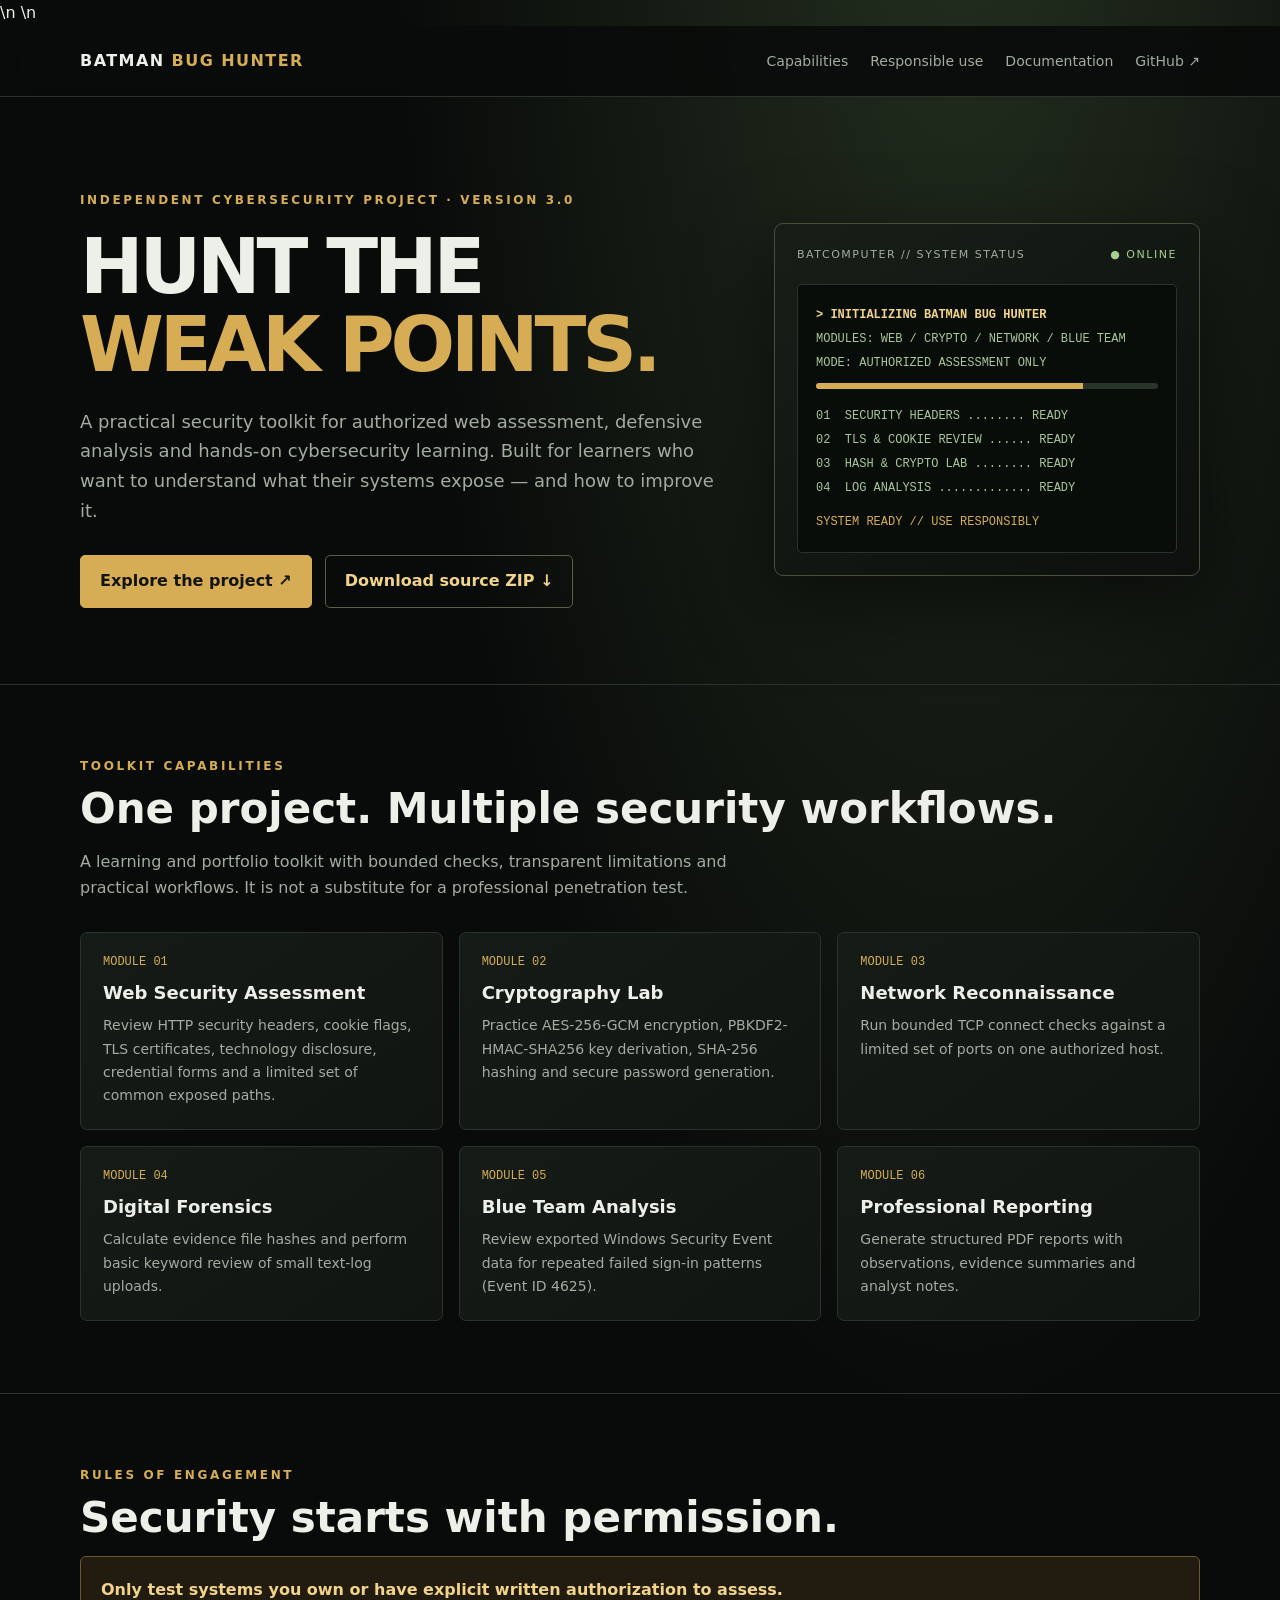
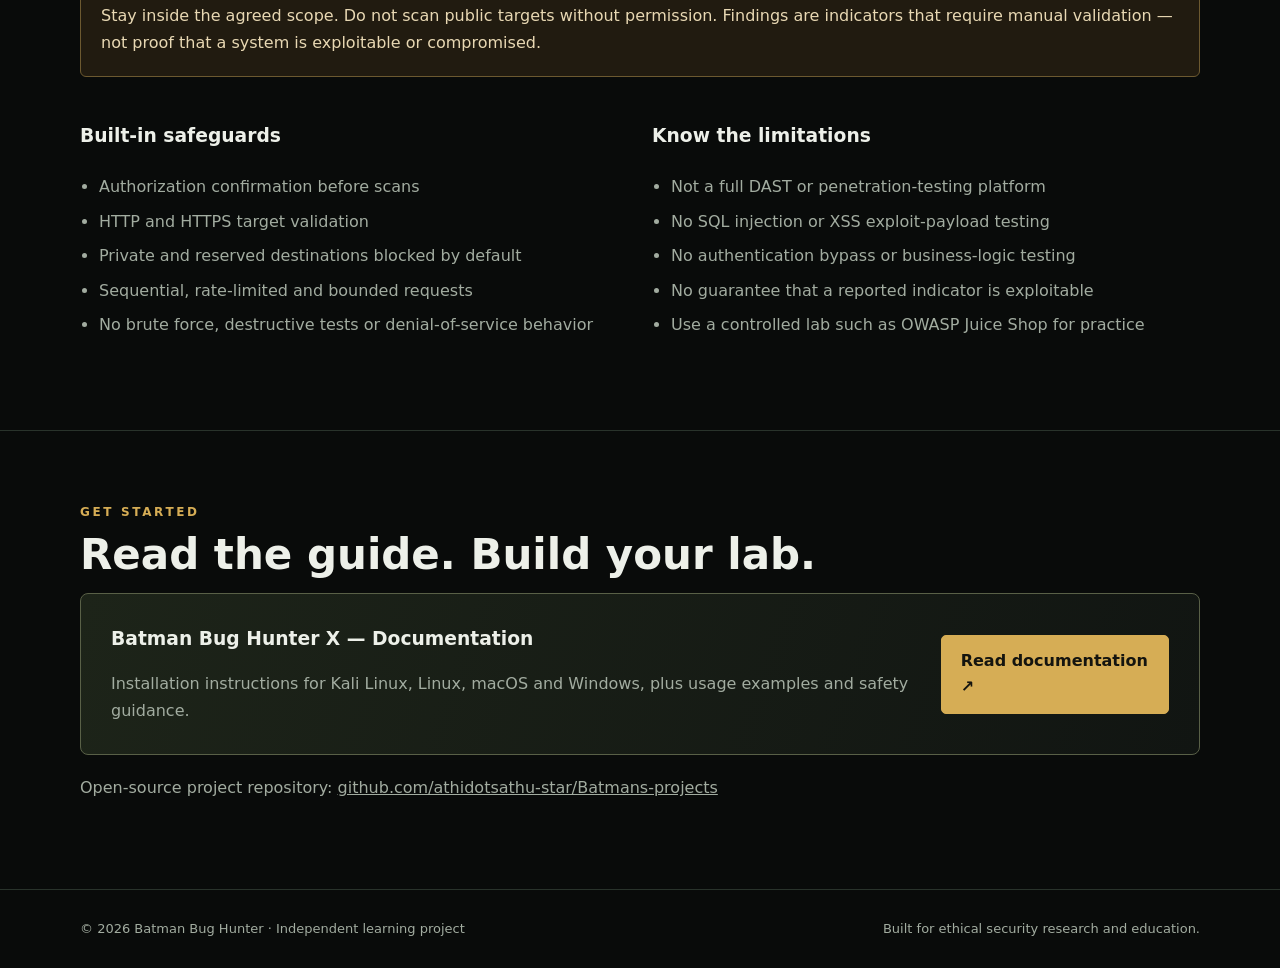
<file: index.html>
<!doctype html>
<html lang="en">
<head>
  <meta charset="utf-8">
  <meta name="viewport" content="width=device-width, initial-scale=1">
  <meta name="theme-color" content="#090b0a">\n  <meta property="og:title" content="Batman Bug Hunter | Tactical Security Toolkit">\n  <meta property="og:description" content="Authorized web security assessment and cybersecurity learning toolkit.">
  <meta name="description" content="Batman Bug Hunter — an authorized web security assessment and cybersecurity learning toolkit. Explore features, safety limits, documentation and downloads.">
  <title>Batman Bug Hunter | Tactical Security Toolkit</title>
  <style>
    :root{color-scheme:dark;--bg:#090b0a;--panel:#111512;--panel2:#151b16;--line:#29332b;--gold:#d6ad55;--gold2:#f1d38a;--text:#edf0e9;--muted:#a2aca0;--green:#8eae83}
    *{box-sizing:border-box}html{scroll-behavior:smooth}body{margin:0;background:radial-gradient(ellipse at 75% -10%,#253020 0,transparent 42%),var(--bg);color:var(--text);font:16px/1.65 system-ui,-apple-system,Segoe UI,Roboto,Arial,sans-serif}
    a{color:inherit}.wrap{width:min(1120px,calc(100% - 40px));margin:auto}.top{border-bottom:1px solid var(--line);background:#090b0ae8;position:sticky;top:0;z-index:5;backdrop-filter:blur(12px)}.nav{height:70px;display:flex;align-items:center;justify-content:space-between;gap:20px}.brand{font-weight:850;letter-spacing:.09em}.brand b{color:var(--gold)}.navlinks{display:flex;gap:22px;font-size:14px;color:var(--muted)}.navlinks a{text-decoration:none}.navlinks a:hover{color:var(--gold2)}
    .hero{padding:94px 0 76px;display:grid;grid-template-columns:1.2fr .8fr;gap:55px;align-items:center}.eyebrow{color:var(--gold);font-size:12px;font-weight:800;letter-spacing:.22em;text-transform:uppercase}.hero h1{font-size:clamp(42px,6vw,76px);line-height:1.03;letter-spacing:-.055em;margin:17px 0 22px}.hero h1 span{color:var(--gold)}.lead{max-width:650px;color:var(--muted);font-size:18px}.actions{display:flex;gap:13px;flex-wrap:wrap;margin-top:30px}.btn{display:inline-flex;align-items:center;justify-content:center;padding:12px 19px;border-radius:5px;text-decoration:none;font-weight:750;border:1px solid var(--gold);background:var(--gold);color:#14140f}.btn.alt{background:transparent;color:var(--gold2);border-color:#596047}.btn:hover{filter:brightness(1.1);transform:translateY(-1px)}.console{border:1px solid #46503a;border-radius:9px;background:linear-gradient(145deg,#171e17,#0d100e);padding:22px;box-shadow:0 25px 80px #0008}.console-head{display:flex;justify-content:space-between;color:var(--muted);font-size:11px;letter-spacing:.14em}.live{color:#a6cf8e}.screen{margin-top:20px;border:1px solid var(--line);background:#090d0a;padding:18px;border-radius:5px;font:12px/2 ui-monospace,SFMono-Regular,Consolas,monospace;color:#a9c69c}.screen strong{color:var(--gold2)}.bar{height:6px;background:#293329;border-radius:8px;margin:8px 0 15px;overflow:hidden}.bar i{display:block;width:78%;height:100%;background:var(--gold)}.section{padding:72px 0;border-top:1px solid var(--line)}.section h2{font-size:clamp(28px,4vw,42px);line-height:1.15;margin:8px 0 14px}.intro{color:var(--muted);max-width:720px}.grid{display:grid;grid-template-columns:repeat(3,1fr);gap:16px;margin-top:30px}.card{background:linear-gradient(145deg,var(--panel2),var(--panel));border:1px solid var(--line);border-radius:7px;padding:22px}.card .num{color:var(--gold);font:12px ui-monospace,monospace}.card h3{margin:9px 0 7px;font-size:18px}.card p{margin:0;color:var(--muted);font-size:14px}.notice{border:1px solid #6c5930;background:#211b10;padding:20px;border-radius:6px;color:#e8d8b3}.notice strong{color:var(--gold2)}.split{display:grid;grid-template-columns:1fr 1fr;gap:24px}.list{padding-left:19px;color:var(--muted)}.list li{padding:4px 0}.download{background:linear-gradient(110deg,#1d2419,#111512);border:1px solid #596047;border-radius:8px;padding:30px;display:flex;align-items:center;justify-content:space-between;gap:25px}.download p{color:var(--muted);margin-bottom:0}.foot{padding:28px 0;color:var(--muted);font-size:13px;border-top:1px solid var(--line)}.footrow{display:flex;justify-content:space-between;gap:20px;flex-wrap:wrap}
    @media(max-width:800px){.hero{grid-template-columns:1fr;padding:65px 0}.grid{grid-template-columns:1fr 1fr}.split{grid-template-columns:1fr}.navlinks{gap:12px}.navlinks a:nth-child(2){display:none}}@media(max-width:540px){.grid{grid-template-columns:1fr}.nav{height:62px}.navlinks{font-size:12px}.download{align-items:flex-start;flex-direction:column}.hero h1{font-size:46px}}
  </style>
</head>
<body>
<header class="top"><div class="wrap nav"><a class="brand" href="#" style="text-decoration:none">BATMAN <b>BUG HUNTER</b></a><nav class="navlinks"><a href="#features">Capabilities</a><a href="#safety">Responsible use</a><a href="#docs">Documentation</a><a href="https://github.com/athidotsathu-star/Batmans-projects">GitHub ↗</a></nav></div></header>
<main>
  <section class="wrap hero">
    <div><div class="eyebrow">Independent cybersecurity project · Version 3.0</div><h1>HUNT THE<br><span>WEAK POINTS.</span></h1><p class="lead">A practical security toolkit for authorized web assessment, defensive analysis and hands-on cybersecurity learning. Built for learners who want to understand what their systems expose — and how to improve it.</p><div class="actions"><a class="btn" href="https://github.com/athidotsathu-star/Batmans-projects/tree/main/02-batman-bug-hunter">Explore the project ↗</a><a class="btn alt" href="https://github.com/athidotsathu-star/Batmans-projects/archive/refs/heads/main.zip">Download source ZIP ↓</a></div></div>
    <div class="console" aria-label="Decorative terminal-style project panel"><div class="console-head"><span>BATCOMPUTER // SYSTEM STATUS</span><span class="live">● ONLINE</span></div><div class="screen"><div><strong>&gt; INITIALIZING BATMAN BUG HUNTER</strong></div><div>MODULES: WEB / CRYPTO / NETWORK / BLUE TEAM</div><div>MODE: AUTHORIZED ASSESSMENT ONLY</div><div class="bar"><i></i></div><div>01&nbsp; SECURITY HEADERS ........ READY</div><div>02&nbsp; TLS &amp; COOKIE REVIEW ...... READY</div><div>03&nbsp; HASH &amp; CRYPTO LAB ........ READY</div><div>04&nbsp; LOG ANALYSIS ............. READY</div><div style="color:#d6ad55;margin-top:10px">SYSTEM READY // USE RESPONSIBLY</div></div></div>
  </section>
  <section class="section" id="features"><div class="wrap"><div class="eyebrow">Toolkit capabilities</div><h2>One project. Multiple security workflows.</h2><p class="intro">A learning and portfolio toolkit with bounded checks, transparent limitations and practical workflows. It is not a substitute for a professional penetration test.</p>
    <div class="grid">
      <article class="card"><div class="num">MODULE 01</div><h3>Web Security Assessment</h3><p>Review HTTP security headers, cookie flags, TLS certificates, technology disclosure, credential forms and a limited set of common exposed paths.</p></article>
      <article class="card"><div class="num">MODULE 02</div><h3>Cryptography Lab</h3><p>Practice AES-256-GCM encryption, PBKDF2-HMAC-SHA256 key derivation, SHA-256 hashing and secure password generation.</p></article>
      <article class="card"><div class="num">MODULE 03</div><h3>Network Reconnaissance</h3><p>Run bounded TCP connect checks against a limited set of ports on one authorized host.</p></article>
      <article class="card"><div class="num">MODULE 04</div><h3>Digital Forensics</h3><p>Calculate evidence file hashes and perform basic keyword review of small text-log uploads.</p></article>
      <article class="card"><div class="num">MODULE 05</div><h3>Blue Team Analysis</h3><p>Review exported Windows Security Event data for repeated failed sign-in patterns (Event ID 4625).</p></article>
      <article class="card"><div class="num">MODULE 06</div><h3>Professional Reporting</h3><p>Generate structured PDF reports with observations, evidence summaries and analyst notes.</p></article>
    </div>
  </div></section>
  <section class="section" id="safety"><div class="wrap"><div class="eyebrow">Rules of engagement</div><h2>Security starts with permission.</h2><div class="notice"><strong>Only test systems you own or have explicit written authorization to assess.</strong><br>Stay inside the agreed scope. Do not scan public targets without permission. Findings are indicators that require manual validation — not proof that a system is exploitable or compromised.</div><div class="split" style="margin-top:25px"><div><h3>Built-in safeguards</h3><ul class="list"><li>Authorization confirmation before scans</li><li>HTTP and HTTPS target validation</li><li>Private and reserved destinations blocked by default</li><li>Sequential, rate-limited and bounded requests</li><li>No brute force, destructive tests or denial-of-service behavior</li></ul></div><div><h3>Know the limitations</h3><ul class="list"><li>Not a full DAST or penetration-testing platform</li><li>No SQL injection or XSS exploit-payload testing</li><li>No authentication bypass or business-logic testing</li><li>No guarantee that a reported indicator is exploitable</li><li>Use a controlled lab such as OWASP Juice Shop for practice</li></ul></div></div></div></section>
  <section class="section" id="docs"><div class="wrap"><div class="eyebrow">Get started</div><h2>Read the guide. Build your lab.</h2><div class="download"><div><h3 style="margin:0">Batman Bug Hunter X — Documentation</h3><p>Installation instructions for Kali Linux, Linux, macOS and Windows, plus usage examples and safety guidance.</p></div><a class="btn" href="https://github.com/athidotsathu-star/Batmans-projects/blob/main/02-batman-bug-hunter/README.md">Read documentation ↗</a></div><p class="intro" style="margin-top:20px">Open-source project repository: <a href="https://github.com/athidotsathu-star/Batmans-projects">github.com/athidotsathu-star/Batmans-projects</a></p></div></section>
</main>
<footer class="foot"><div class="wrap footrow"><span>© 2026 Batman Bug Hunter · Independent learning project</span><span>Built for ethical security research and education.</span></div></footer>
</body></html>
</file>
